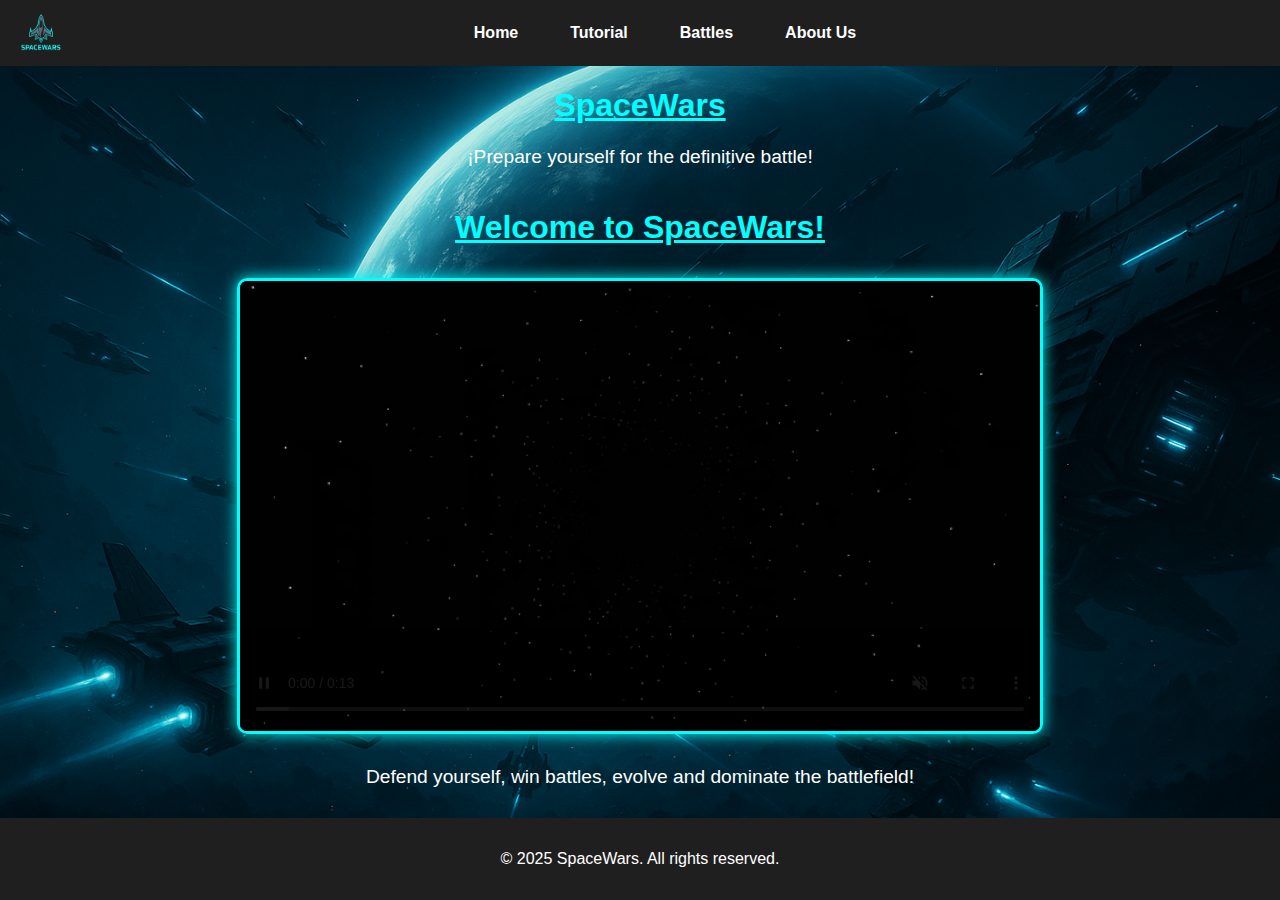
<file: M4/html/index.html>
<!DOCTYPE html>
<html lang="es">
<head>
  <meta charset="UTF-8" />
  <meta name="viewport" content="width=device-width, initial-scale=1.0" />
  <title>SpaceWars</title>
  <link rel="stylesheet" href="../css/estilos.css" />
</head>
<body>
  <!-- Menú de navegación sticky -->
  <header class="sticky">
    <img src="../imagenes/logo.png" alt="SpaceWars Logo" class="logo" onclick="location.href='index.html'">
    <nav>
      <ul>
        <li><a href="index.html">Home</a></li>
        <li><a href="tutorial.html">Tutorial</a></li>
        <li><a href="batallas.html">Battles</a></li>
        <li><a href="about.html">About Us</a></li>
      </ul>
    </nav>
  </header>

  <!-- Encabezado principal -->
  <header class="encabezado-principal">
    <h1>SpaceWars</h1>
    <p  class="mensaje">¡Prepare yourself for the definitive battle!</p>
  </header>

  <main>
    <h1>Welcome to SpaceWars!</h1>

    <div class="video-container">
      <video class="intro-video" controls autoplay muted loop>
        <source src="../imagenes/jump.mp4" type="video/mp4">
        Your browser does not support the video tag.
      </video>
    </div>

    <p class="mensaje">Defend yourself, win battles, evolve and dominate the battlefield!</p>
  </main>

  <!-- Footer -->
  <footer>
    <p>&copy; 2025 SpaceWars. All rights reserved.</p>
  </footer>
</body>
</html>
</file>
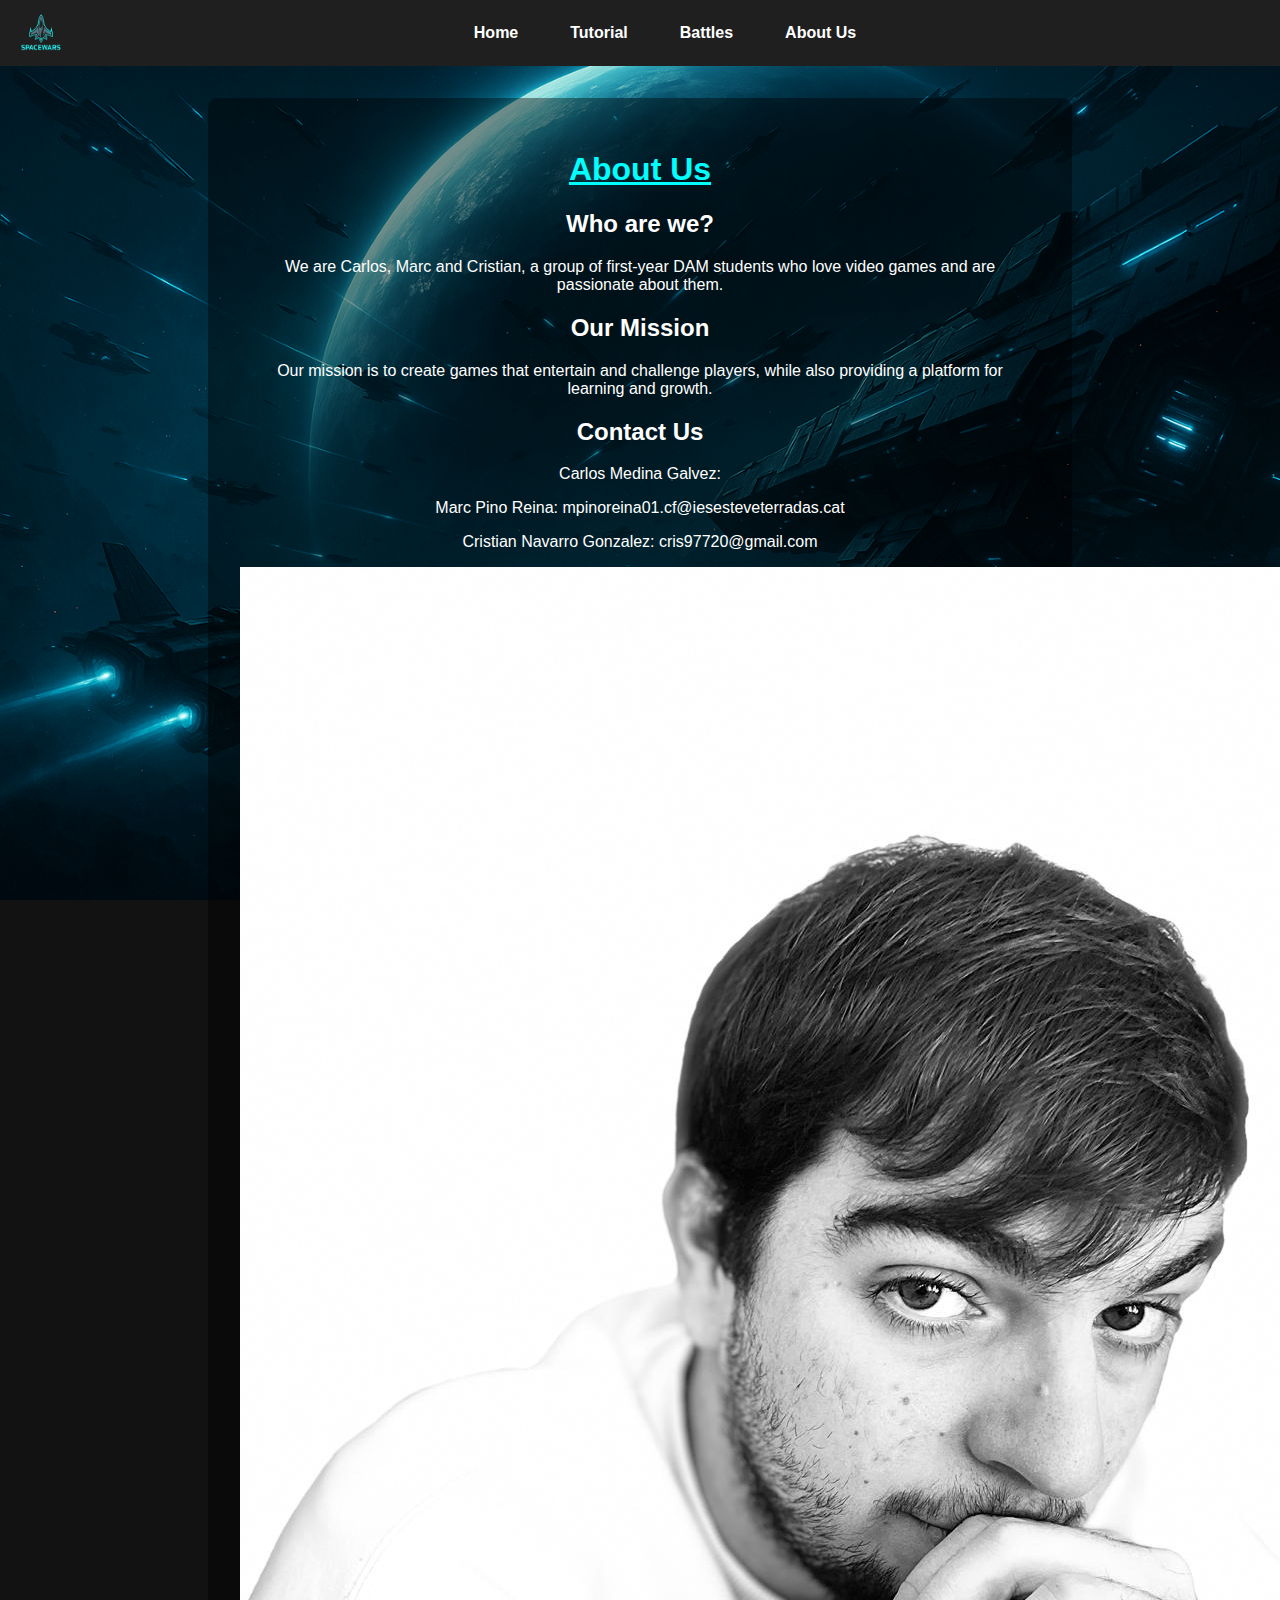
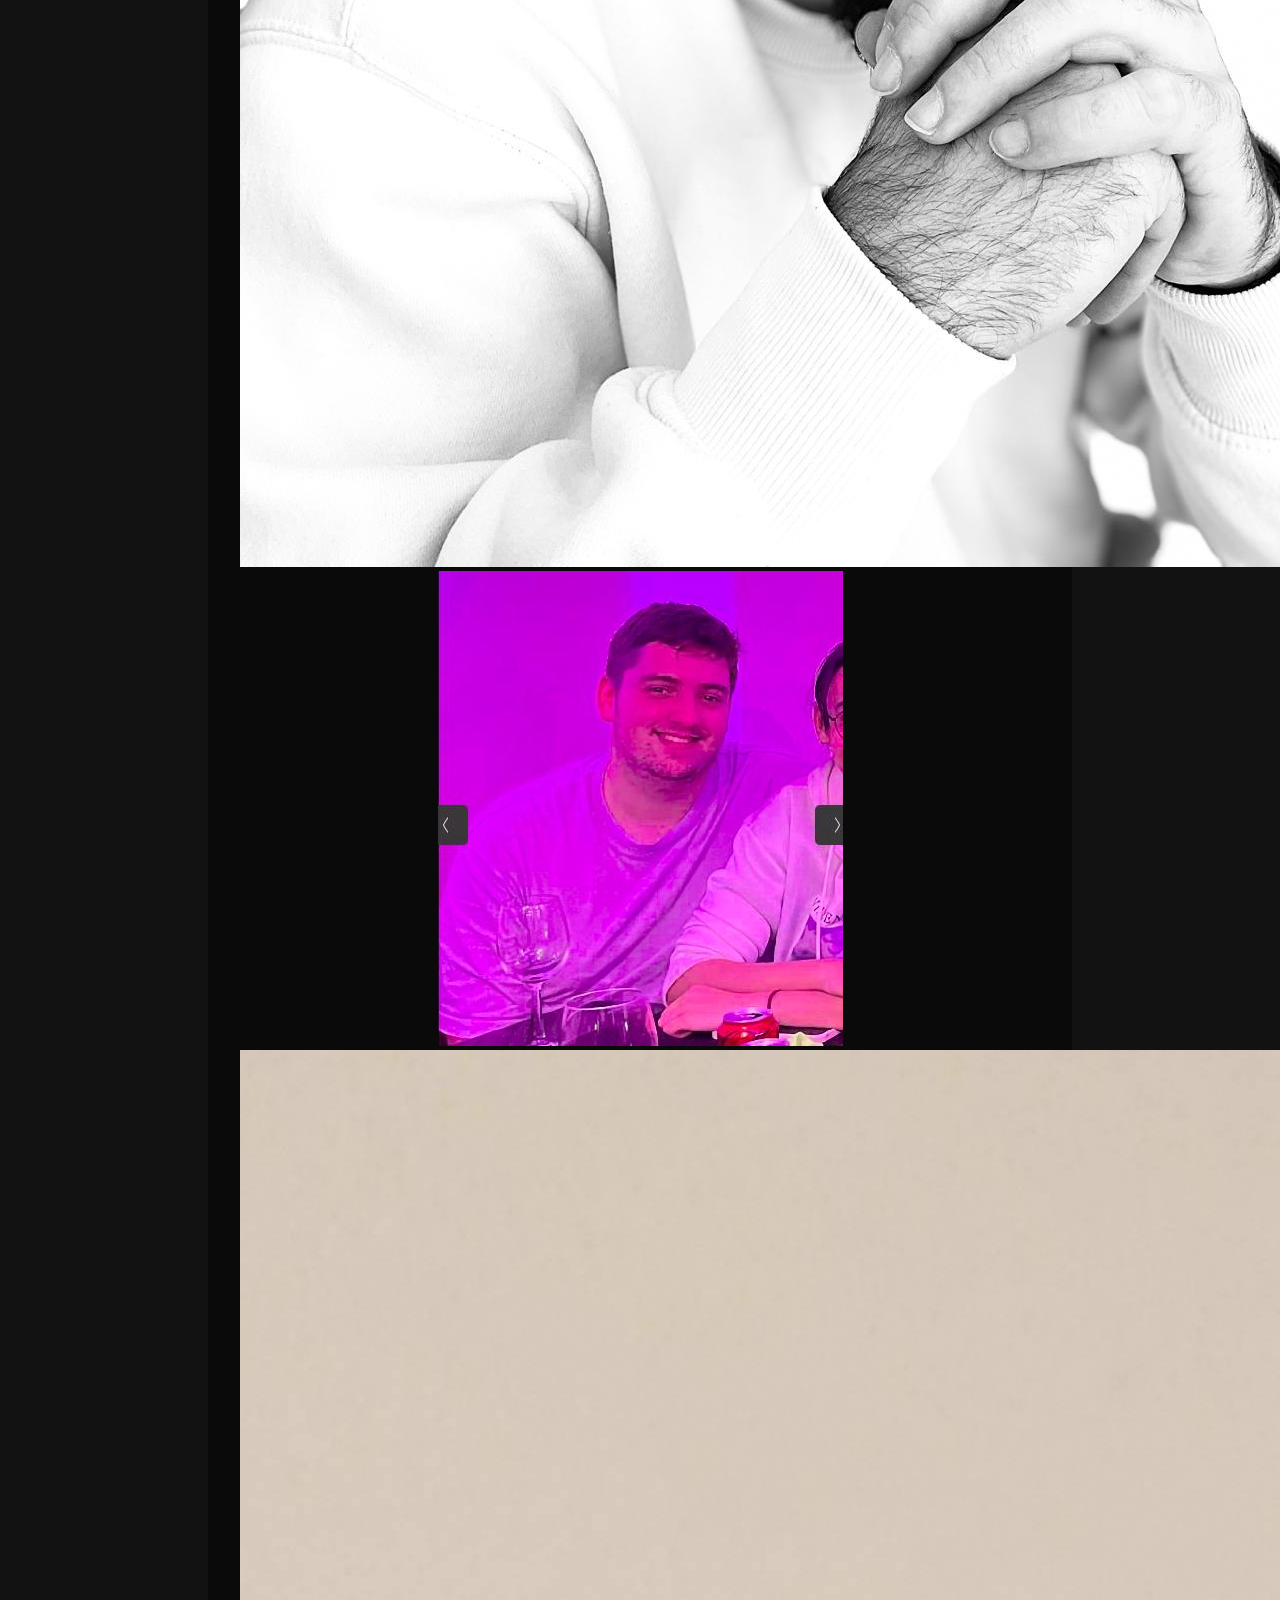
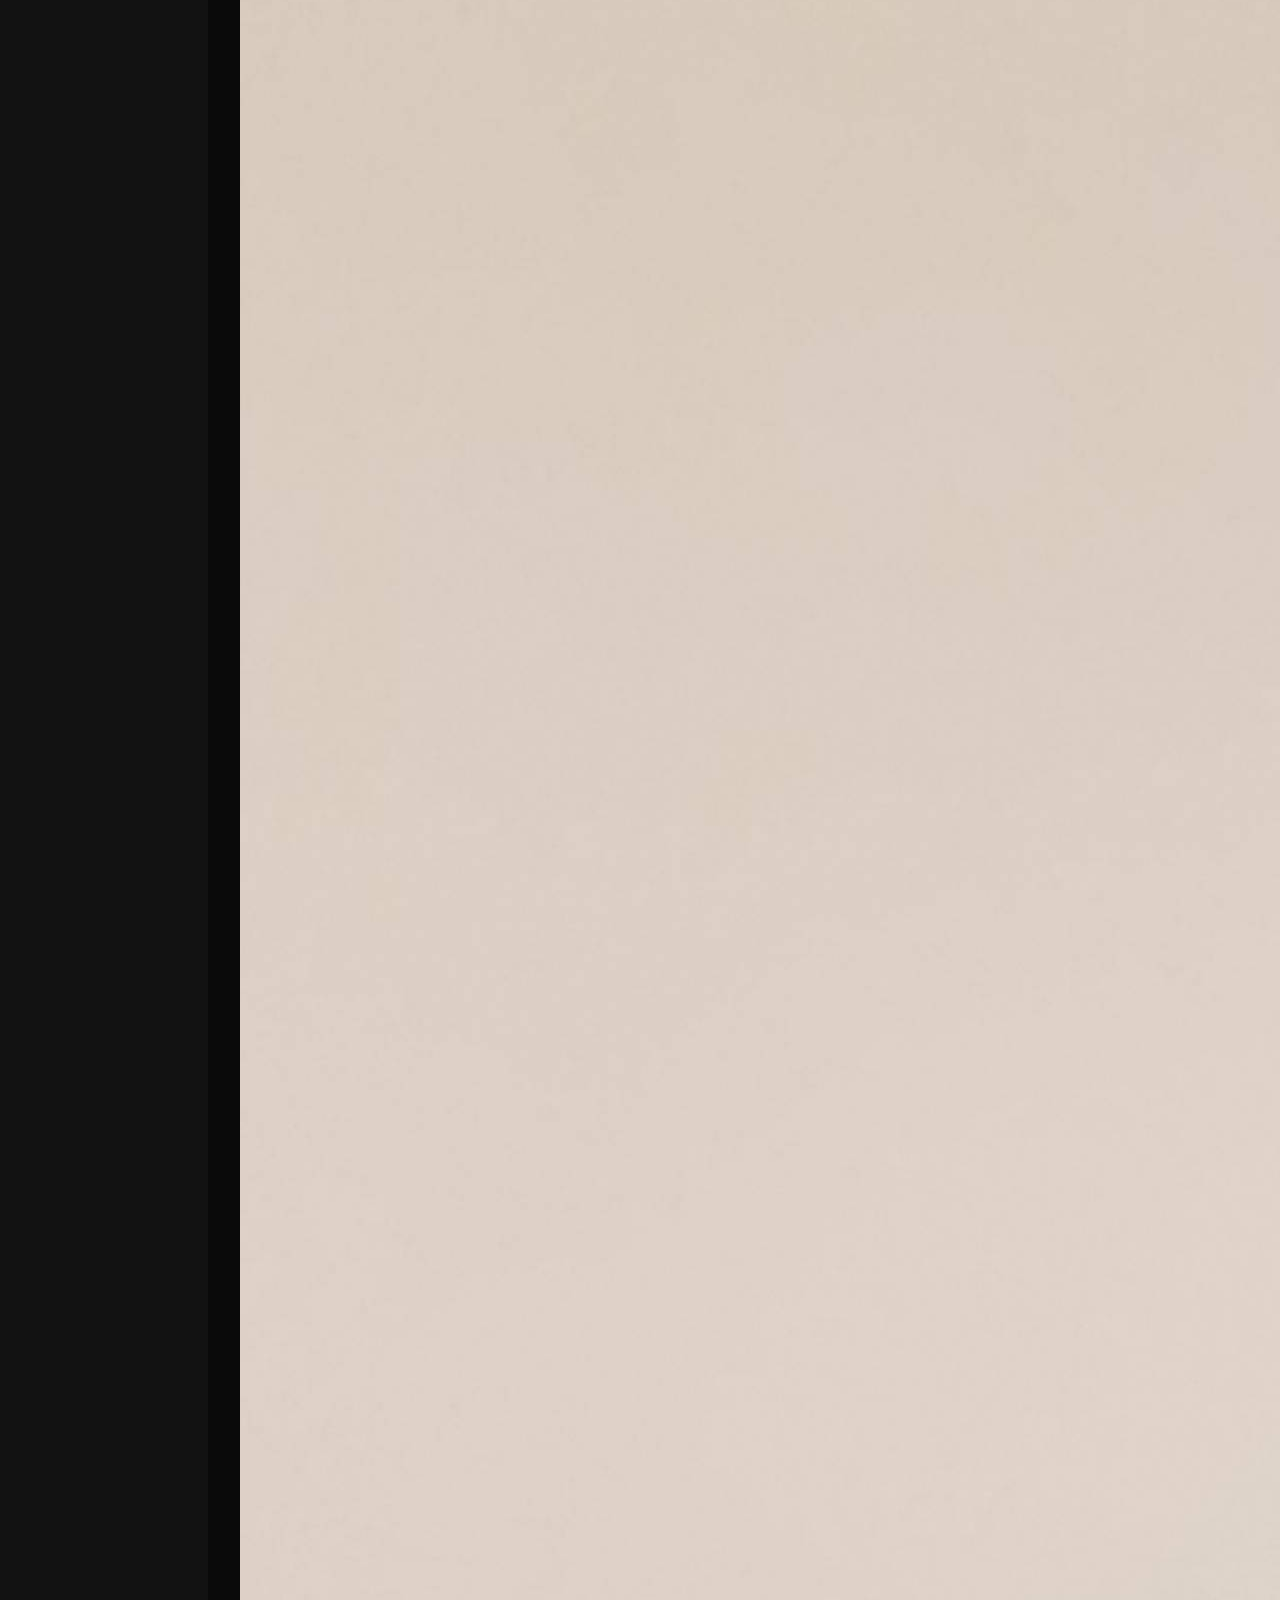
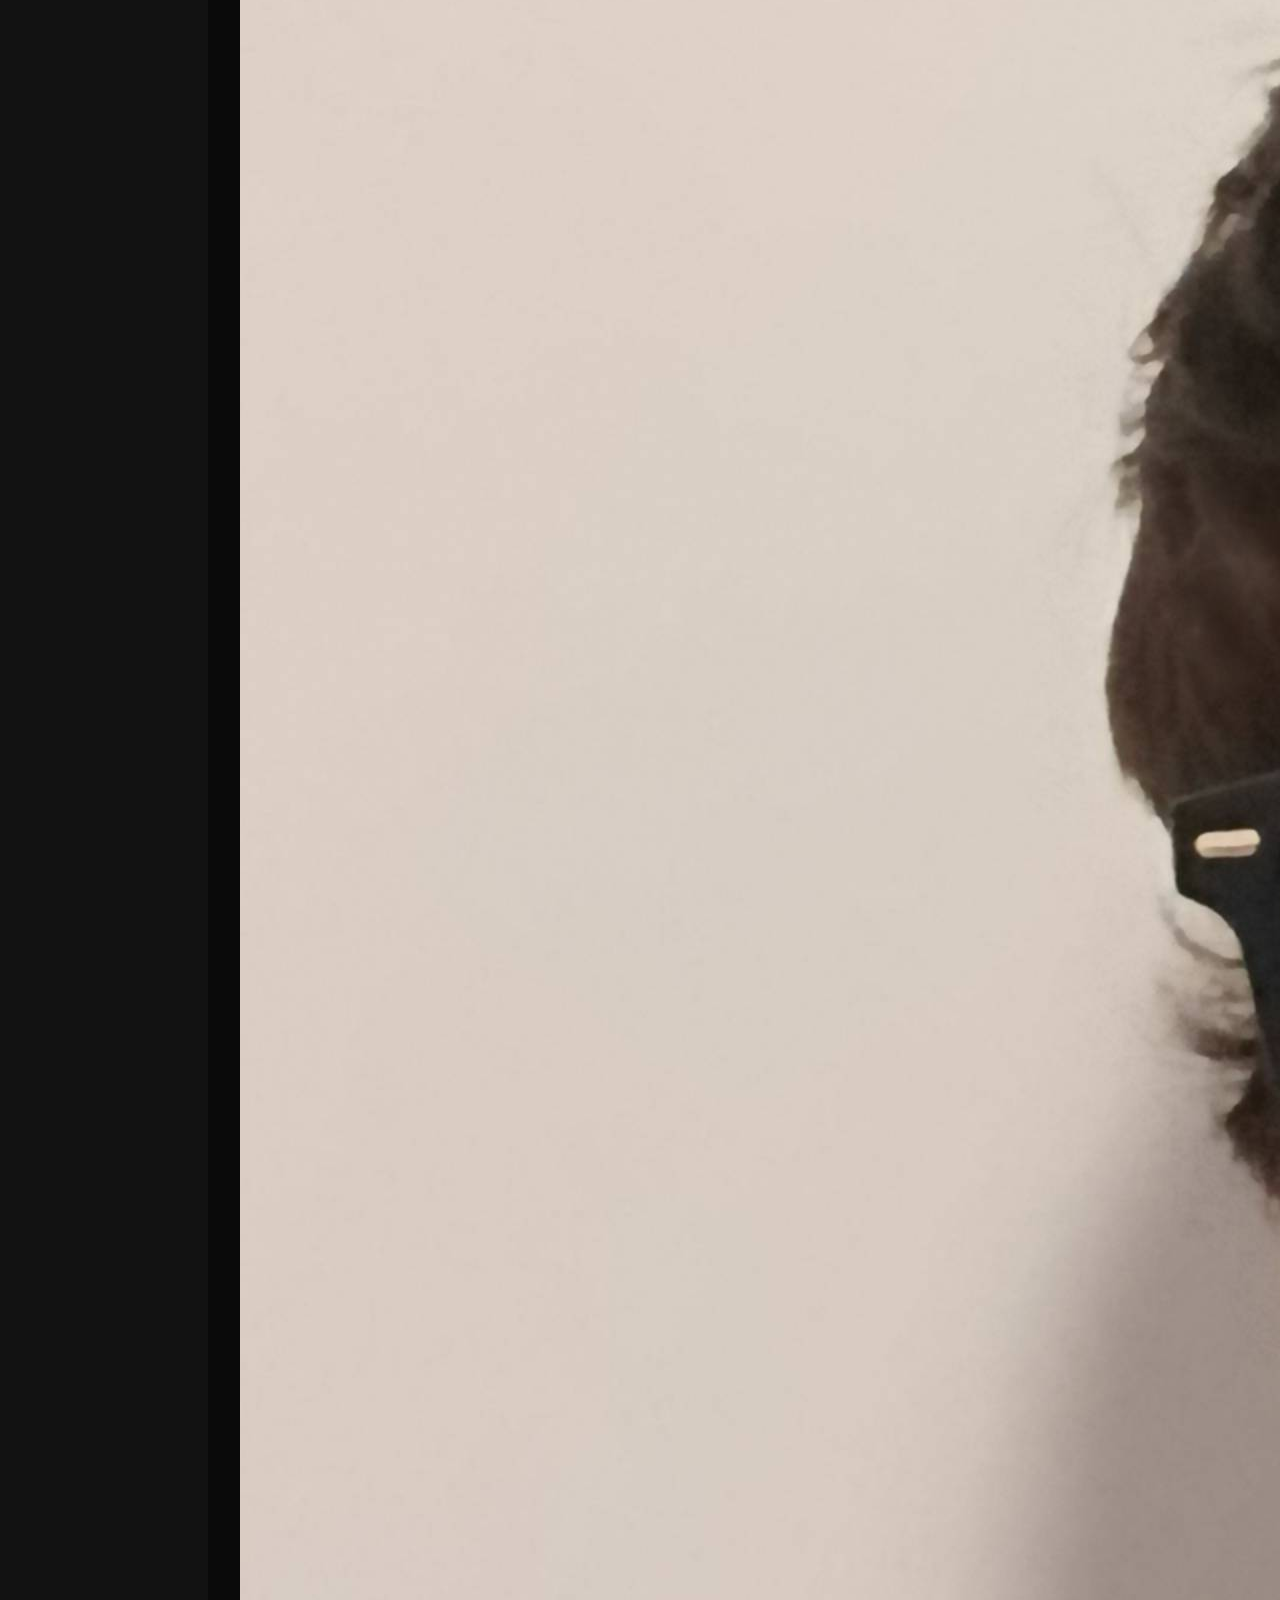
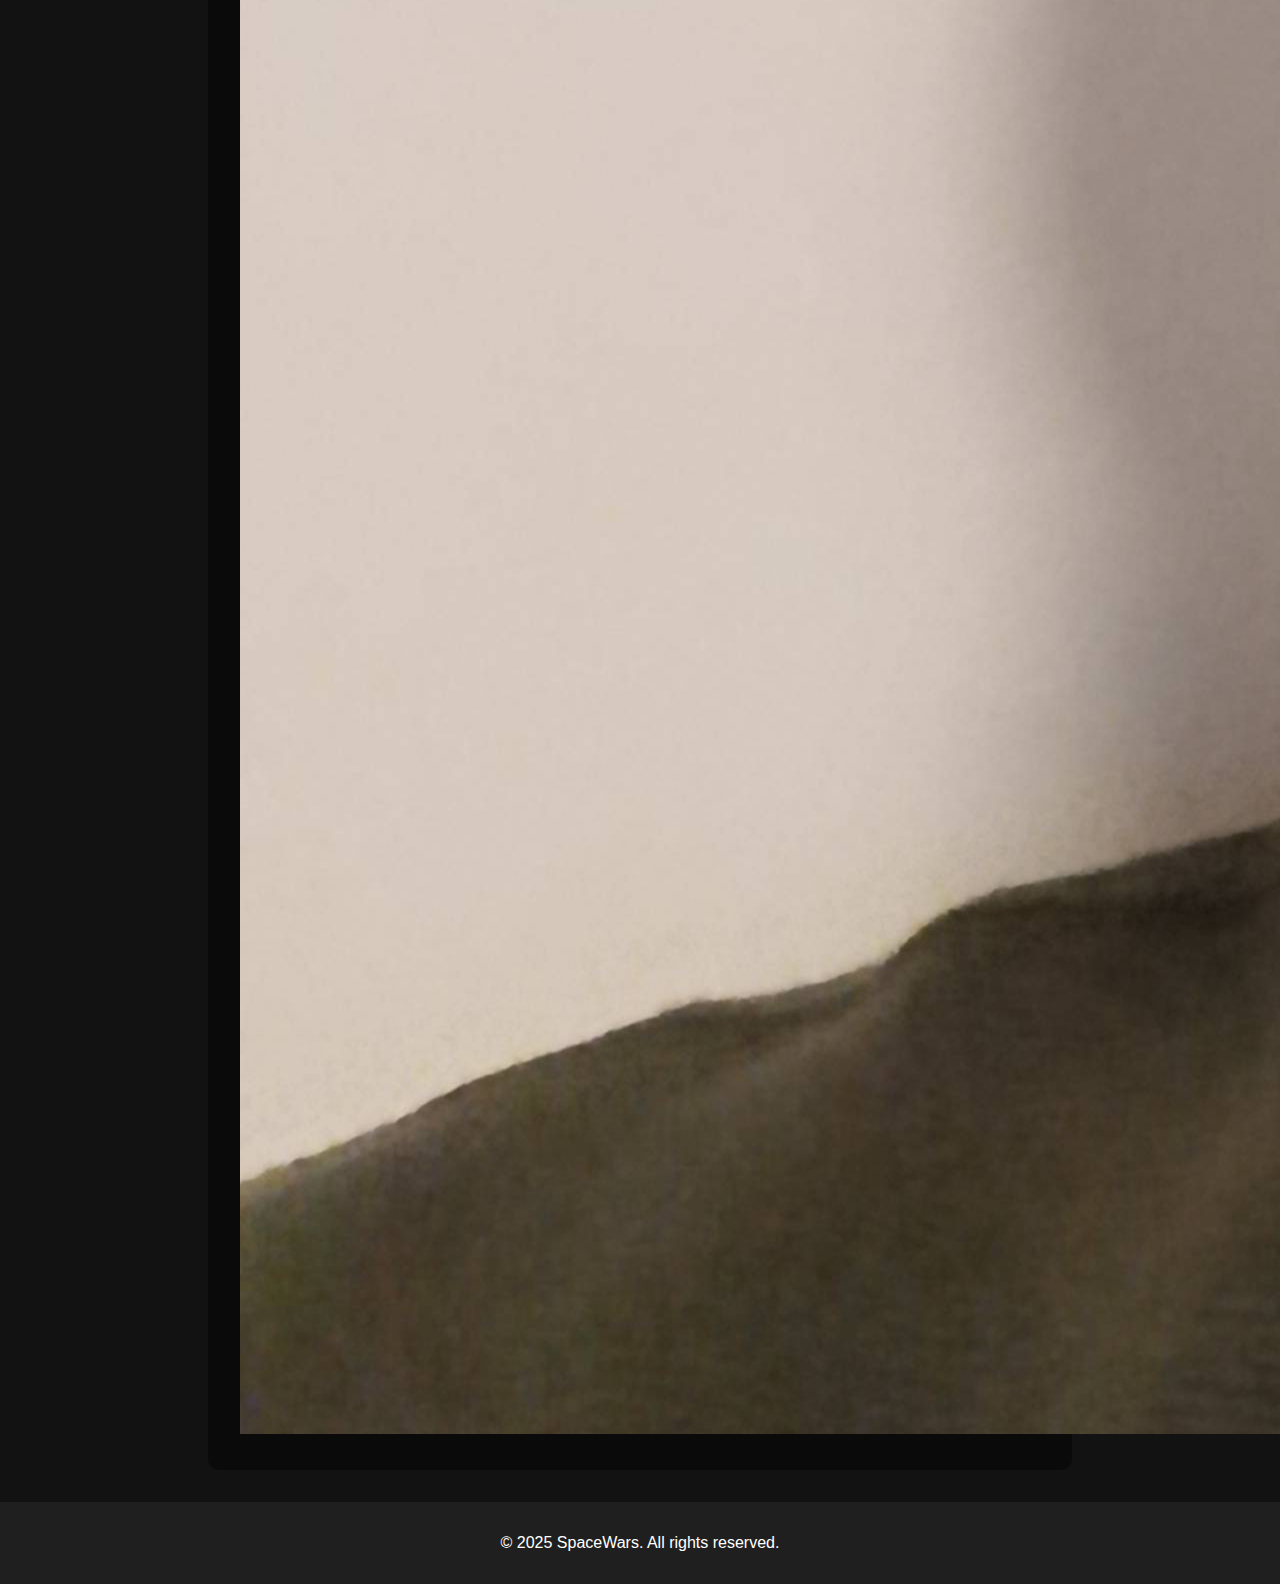
<file: M4/html/about.html>
<!DOCTYPE html>
<html lang="en">
<head>
  <meta charset="UTF-8" />
  <meta name="viewport" content="width=device-width, initial-scale=1.0" />
  <title>About Us - SpaceWars</title>
  <link rel="stylesheet" href="../css/estilos.css" />
</head>
<body>
  <header class="sticky">
    <img src="../imagenes/logo.png" alt="SpaceWars Logo" class="logo" onclick="location.href='index.html'">
    <nav>
      <ul>
        <li><a href="index.html">Home</a></li>
        <li><a href="tutorial.html">Tutorial</a></li>
        <li><a href="batallas.html">Battles</a></li>
        <li><a href="about.html">About Us</a></li>
      </ul>
    </nav>
  </header>

  <main>
    <div class="about-box">
      <h1>About Us</h1>

      <h2>Who are we?</h2>
      <p>We are Carlos, Marc and Cristian, a group of first-year DAM students who love video games and are passionate about them.</p>

      <h2>Our Mission</h2>
      <p>Our mission is to create games that entertain and challenge players, while also providing a platform for learning and growth.</p>

      <h2>Contact Us</h2>
      <p>Carlos Medina Galvez: </p>
      <p>Marc Pino Reina: mpinoreina01.cf@iesesteveterradas.cat</p>
      <p>Cristian Navarro Gonzalez: cris97720@gmail.com</p>
      <div class="image-row">
        <img src="../imagenes/cristian.jpg" alt="Cristian">
        <img src="../imagenes/marc.jpg" alt="Marc">
        <img src="../imagenes/carlos.jpg" alt="Carlos">        
      </div>
      
    </div>
  </main>

  <footer>
    <p>&copy; 2025 SpaceWars. All rights reserved.</p>
  </footer>
</body>
</html>
</file>
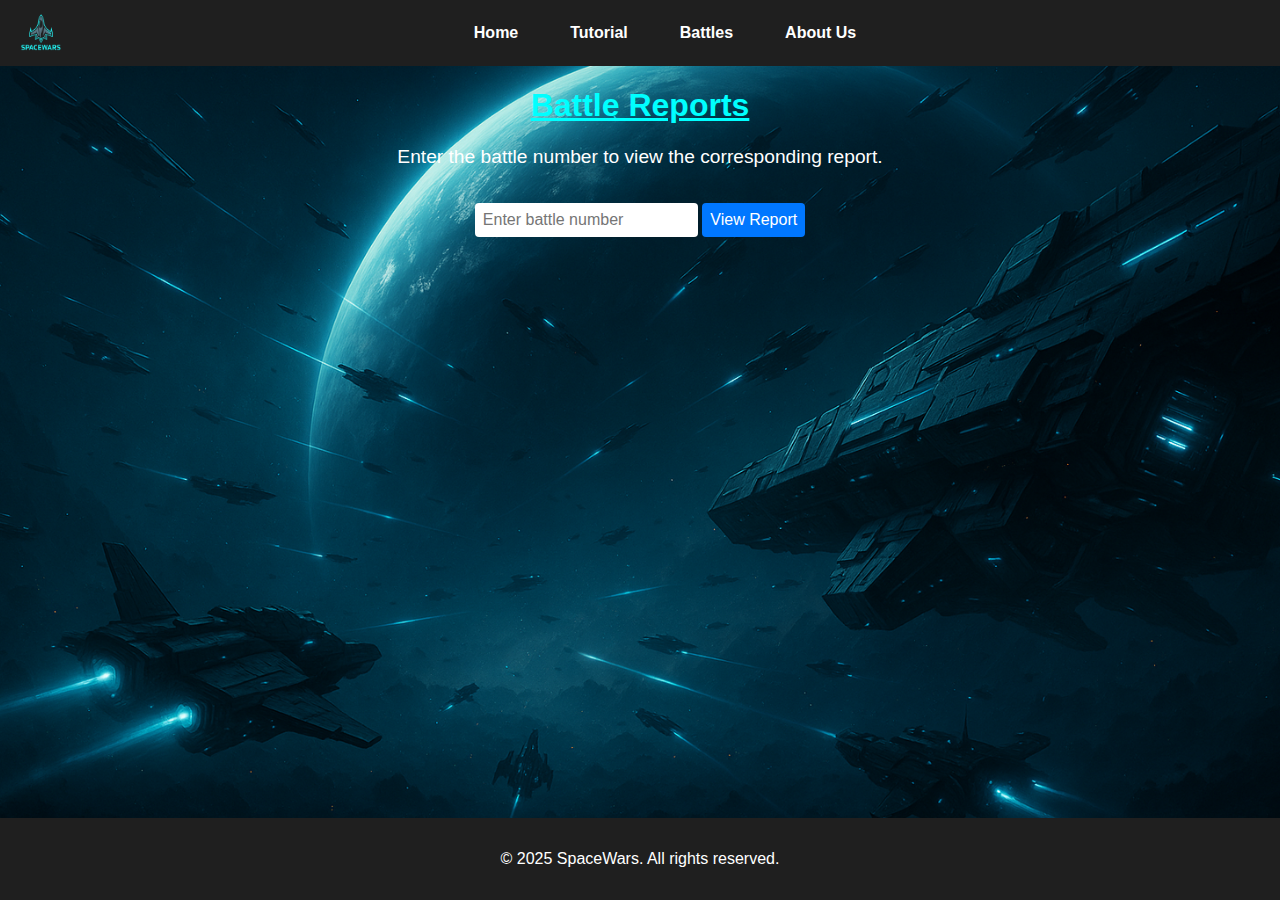
<file: M4/html/batallas.html>
<!DOCTYPE html>
<html lang="en">
<head>
  <meta charset="UTF-8" />
  <meta name="viewport" content="width=device-width, initial-scale=1.0" />
  <title>SpaceWars - Battles</title>
  <link rel="stylesheet" href="../css/estilos.css" />
</head>
<body>
  <header class="sticky">
    <img src="../imagenes/logo.png" alt="SpaceWars Logo" class="logo" onclick="location.href='index.html'">
    <nav>
      <ul>
        <li><a href="index.html">Home</a></li>
        <li><a href="tutorial.html">Tutorial</a></li>
        <li><a href="batallas.html">Battles</a></li>
        <li><a href="about.html">About Us</a></li>
      </ul>
    </nav>
  </header>

  <main style="text-align: center;">
    <h1>Battle Reports</h1>
    <p class="mensaje">Enter the battle number to view the corresponding report.</p>

    <input type="number" id="battleNumber" placeholder="Enter battle number" min="1">
    <button onclick="showBattleReport()">View Report</button>

    <div id="battleReportContainer" style="margin-top: 2rem;">
      <iframe id="battleFrame" src="" width="80%" height="500px" style="border: none; display: none;"></iframe>
    </div>
  </main>

  <footer>
    <p>&copy; 2025 SpaceWars. All rights reserved.</p>
  </footer>

  <script>
    function showBattleReport() {
      const number = document.getElementById('battleNumber').value;
      const frame = document.getElementById('battleFrame');
      if (number) {
        frame.src = `../batallas/batalla${number}.html`;
        frame.style.display = 'block';
      } else {
        frame.style.display = 'none';
      }
    }
  </script>
</body>
</html>
</file>
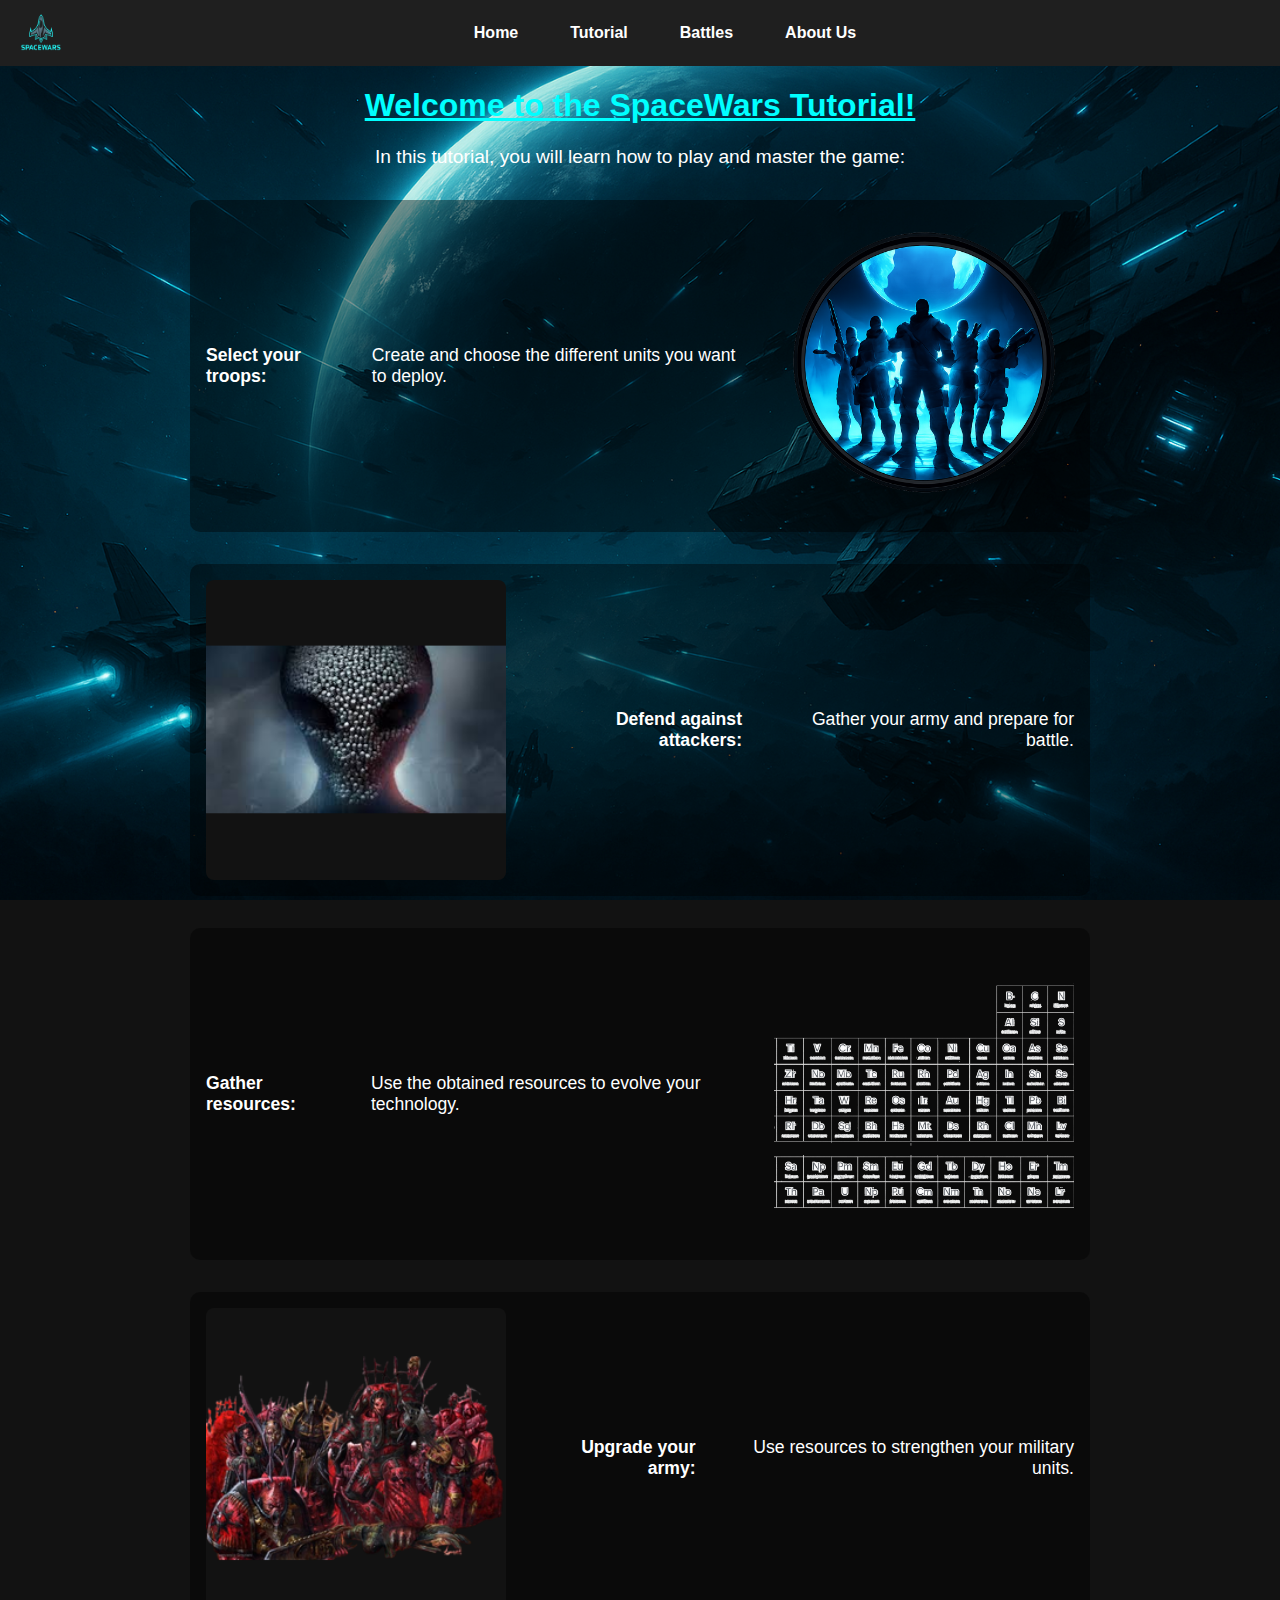
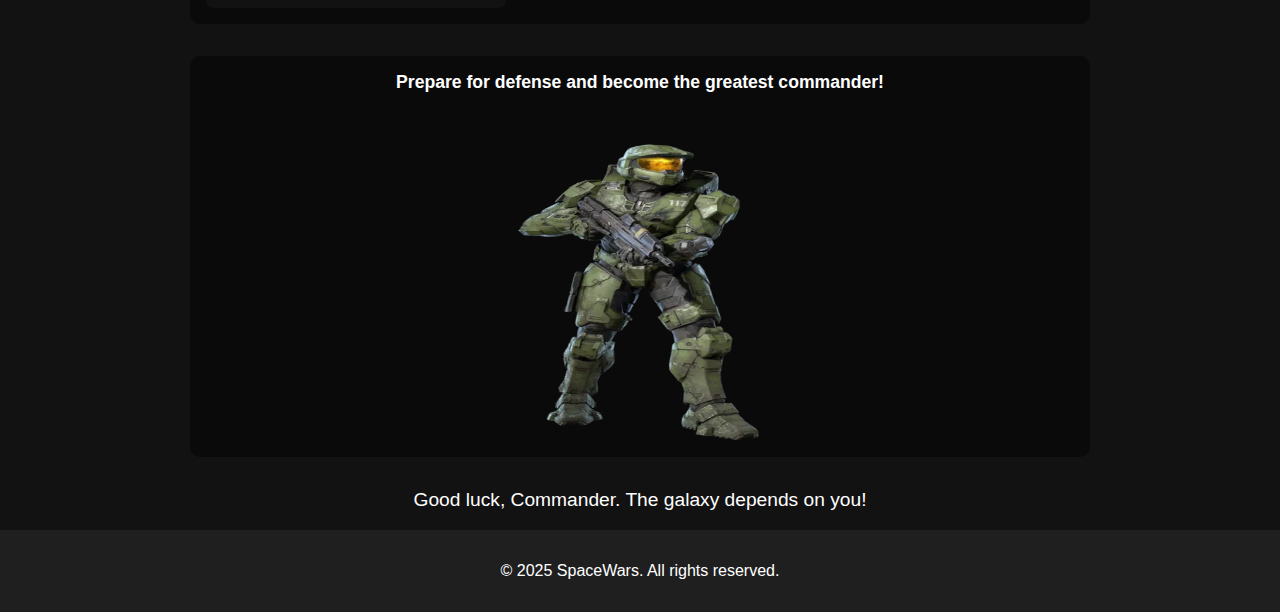
<file: M4/html/tutorial.html>
<!DOCTYPE html>
<html lang="en">
<head>
  <meta charset="UTF-8" />
  <meta name="viewport" content="width=device-width, initial-scale=1.0" />
  <title>SpaceWars - Tutorial</title>
  <link rel="stylesheet" href="../css/estilos.css" />
</head>
<body>
  <header class="sticky">
    <img src="../imagenes/logo.png" alt="SpaceWars Logo" class="logo" onclick="location.href='index.html'">
    <nav>
      <ul>
        <li><a href="index.html">Home</a></li>
        <li><a href="tutorial.html">Tutorial</a></li>
        <li><a href="batallas.html">Battles</a></li>
        <li><a href="about.html">About Us</a></li>
      </ul>
    </nav>
  </header>

  <main>
    <h1>Welcome to the SpaceWars Tutorial!</h1>
    <p class="mensaje">In this tutorial, you will learn how to play and master the game:</p>

    <ol class="tutorial-list">
      <li class="left">
        <strong>Select your troops:</strong> Create and choose the different units you want to deploy.
        <img src="../imagenes/army.png" alt="Select troops">
      </li>
      <li class="right">
        Gather your army and prepare for battle. <strong>Defend against attackers:</strong>
        <img src="../imagenes/defense.png" alt="Defend">
      </li>
      <li class="left">
        <strong>Gather resources:</strong> Use the obtained resources to evolve your technology.
        <img src="../imagenes/mats.png" alt="Resources">
      </li>
      <li class="right">
        Use resources to strengthen your military units. <strong>Upgrade your army:</strong>
        <img src="../imagenes/troops.png" alt="Upgrade troops">
      </li>
      <li class="center">
        <strong>Prepare for defense and become the greatest commander!</strong>
        <img src="../imagenes/commander.png" alt="Commander">
      </li>
    </ol>

    <p class="mensaje">Good luck, Commander. The galaxy depends on you!</p>
  </main>

  <footer>
    <p>&copy; 2025 SpaceWars. All rights reserved.</p>
  </footer>
</body>
</html>
</file>
<file: M4/css/estilos.css>
/* General */
/* Sticky footer layout */
html, body {
    height: 100%;
    margin: 0;
    display: flex;
    flex-direction: column;
}

body {
    margin: 0;
    font-family: Arial, sans-serif;
    background-color: #121212;
    background-image: url('../imagenes/background.png');
    background-size: cover;
    background-position: center;
    background-attachment: fixed;
    background-repeat: no-repeat;
    color: #ffffff;
}

main, h1, h2, p, ol {
    padding: 0 1rem;
    background-color: transparent;
}

h1 {
    text-align: center;
    color: #00ffff;
    text-decoration: underline;
}

/* Sticky Menu */
header.sticky {
    position: sticky;
    top: 0;
    background-color: #1f1f1f;
    z-index: 1000;
    padding: 0.5rem 1rem;
    display: flex;
    align-items: center;
    justify-content: space-between;
}

header.sticky .logo {
    height: 50px;
    cursor: pointer;
}

nav {
    flex: 1;
    display: flex;
    justify-content: center;
}

nav ul {
    list-style: none;
    display: flex;
    justify-content: center;
    flex-wrap: wrap;
    margin: 0;
    padding: 0;
}

nav ul li {
    margin: 0 10px;
    transition: transform 0.3s ease;
}

nav ul li a {
    text-decoration: none;
    color: white;
    font-weight: bold;
    padding: 0.5rem 1rem;
    transition: background-color 0.3s, transform 0.3s;
}

nav ul li a:hover {
    background-color: #0077ff;
    transform: scale(1.15);
    border-radius: 5px;
}

/* Footer */
footer {
    background-color: #1f1f1f;
    color: white;
    text-align: center;
    padding: 1rem;
    margin-top: auto;
}

/* Imagen animada en portada */
img.animada {
    display: block;
    margin: 2rem auto;
    width: 80%;
    max-width: 800px;
    border: 3px solid #00ffff;
    animation: flotar 3s ease-in-out infinite;
}

@keyframes flotar {
    0% { transform: translateY(0); }
    50% { transform: translateY(-10px); }
    100% { transform: translateY(0); }
}

/* Input Batallas */
input, button {
    padding: 0.5rem;
    margin-top: 1rem;
    border: none;
    border-radius: 4px;
    font-size: 1rem;
}

button {
    background-color: #0077ff;
    color: white;
    cursor: pointer;
}

button:hover {
    background-color: #005fcc;
}

/* Video Introductorio */
.video-container {
    display: flex;
    justify-content: center;
    align-items: center;
    margin: 2rem auto;
    width: 100%;
}

.intro-video {
    width: 80%;
    max-width: 800px;
    border: 3px solid #00ffff;
    border-radius: 10px;
    box-shadow: 0 0 15px #00ffff;
    animation: flotar 3s ease-in-out infinite;
}

.mensaje {
    text-align: center;
    margin-top: 1rem;
    font-size: 1.2rem;
}

/* Lista tutorial con imágenes alternas */
.tutorial-list {
    list-style: none;
    padding: 0;
    margin: 2rem auto;
    max-width: 900px;
}

.tutorial-list li {
    margin: 2rem 0;
    padding: 1rem;
    font-size: 1.1rem;
    display: flex;
    align-items: center;
    gap: 2rem;
    transition: transform 0.3s ease;
    background-color: rgba(0, 0, 0, 0.4);
    border-radius: 10px;
}

.tutorial-list li img {
    width: 300px;
    height: 300px;
    object-fit: cover;
    border-radius: 8px;
}

.tutorial-list li.left {
    flex-direction: row;
    text-align: left;
}

.tutorial-list li.right {
    flex-direction: row-reverse;
    text-align: right;
}

.tutorial-list li.center {
    flex-direction: column;
    text-align: center;
    background-color: rgba(0, 0, 0, 0.4);
    border-radius: 10px;
    transition: background-color 0.3s ease;
}


.tutorial-list li.center img {
    margin: 1rem auto 0 auto;
}

.tutorial-list li:hover {
    transform: translateY(-10px);
    background-color: rgba(0, 0, 0, 0.6);
}

/* About Box */
.about-box {
    background-color: rgba(0, 0, 0, 0.4);
    padding: 2rem;
    margin: 2rem auto;
    border-radius: 10px;
    max-width: 800px;
    transition: background-color 0.3s ease;
    text-align: center;
}

.about-box:hover {
    background-color: rgba(0, 0, 0, 0.6);
}

/* Responsive: móviles y tablets */
@media screen and (max-width: 1024px) {
    nav ul {
        flex-direction: column;
        align-items: center;
    }

    nav ul li {
        margin: 10px 0;
    }

    img.animada {
        width: 95%;
    }

    input, button {
        width: 90%;
    }

    iframe {
        width: 95% !important;
        height: auto !important;
    }

    .intro-video {
        width: 95%;
    }

    .tutorial-list li {
        flex-direction: column !important;
        text-align: center !important;
    }

    .tutorial-list li img {
        width: 100%;
        height: auto;
        max-width: 300px;
        border-radius: 8px;
    }
    

    .about-box {
        margin: 1rem;
        padding: 1rem;
    }
}
</file>
